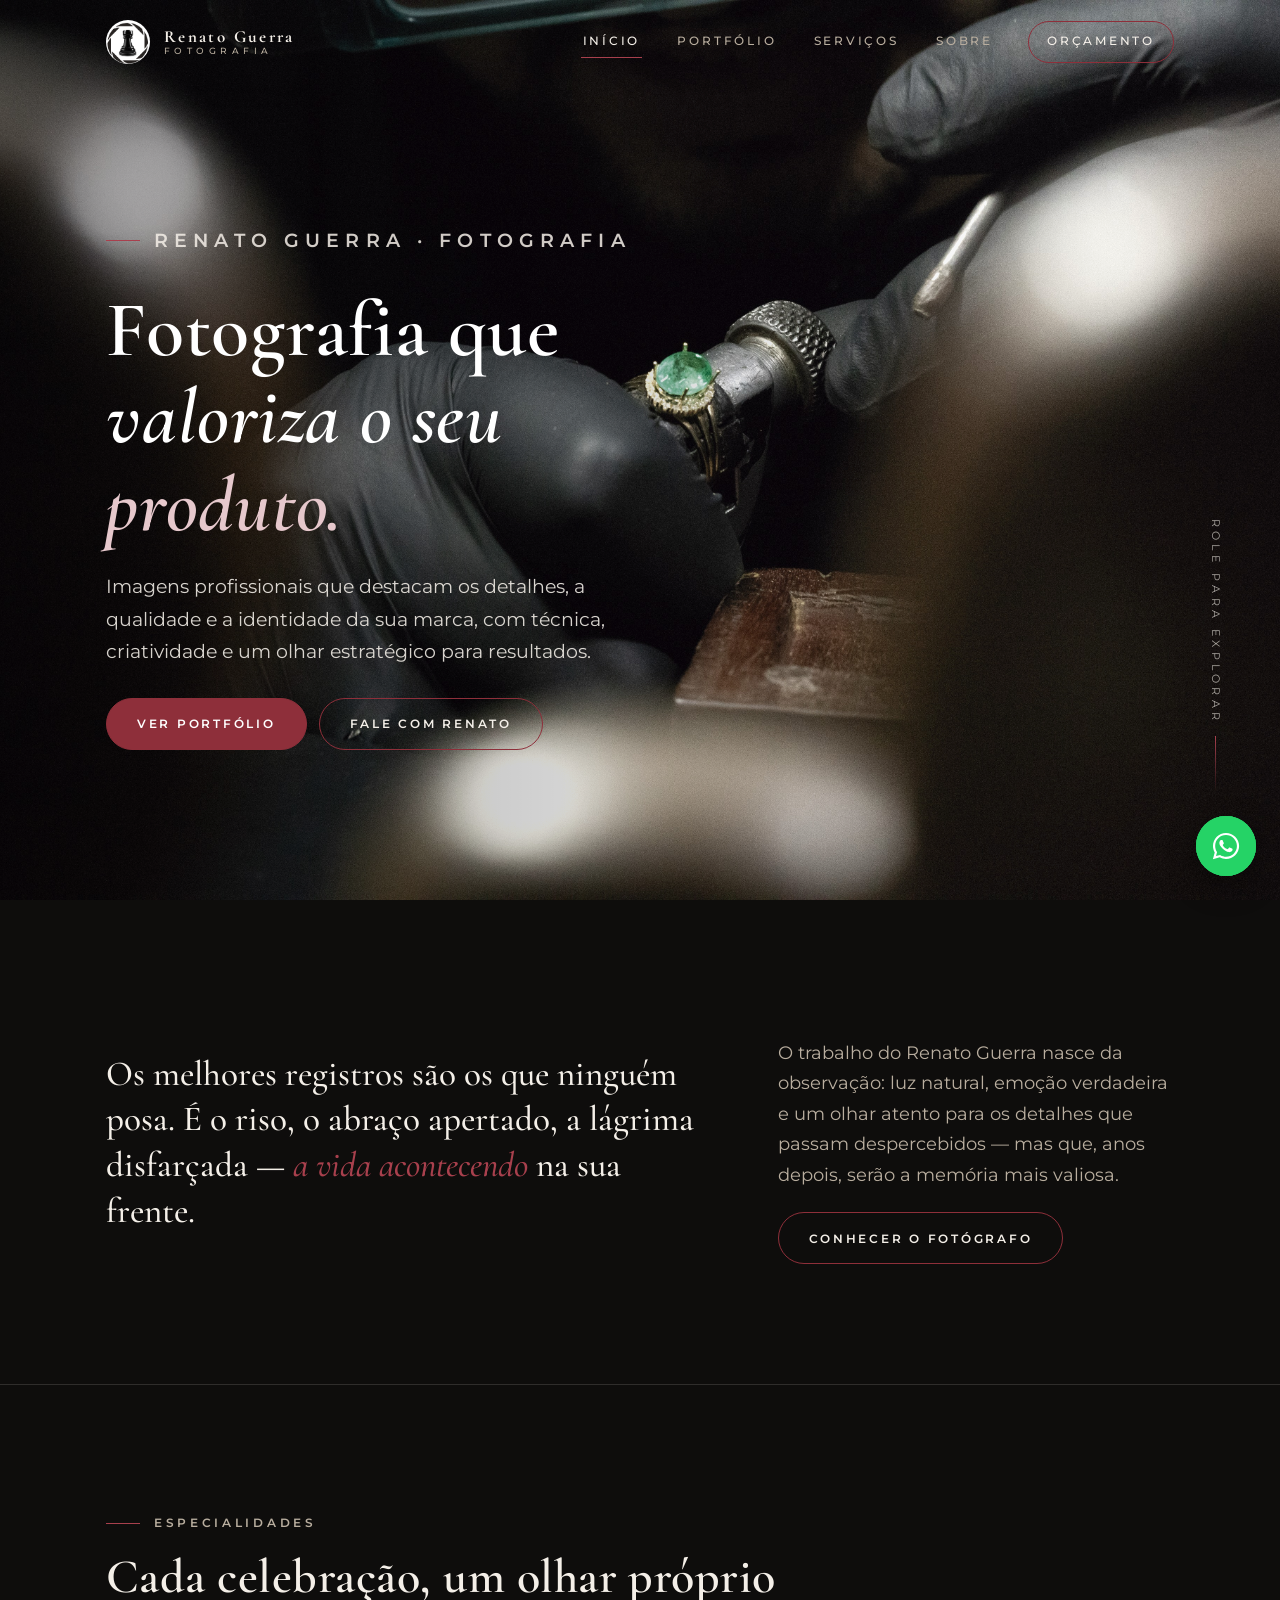
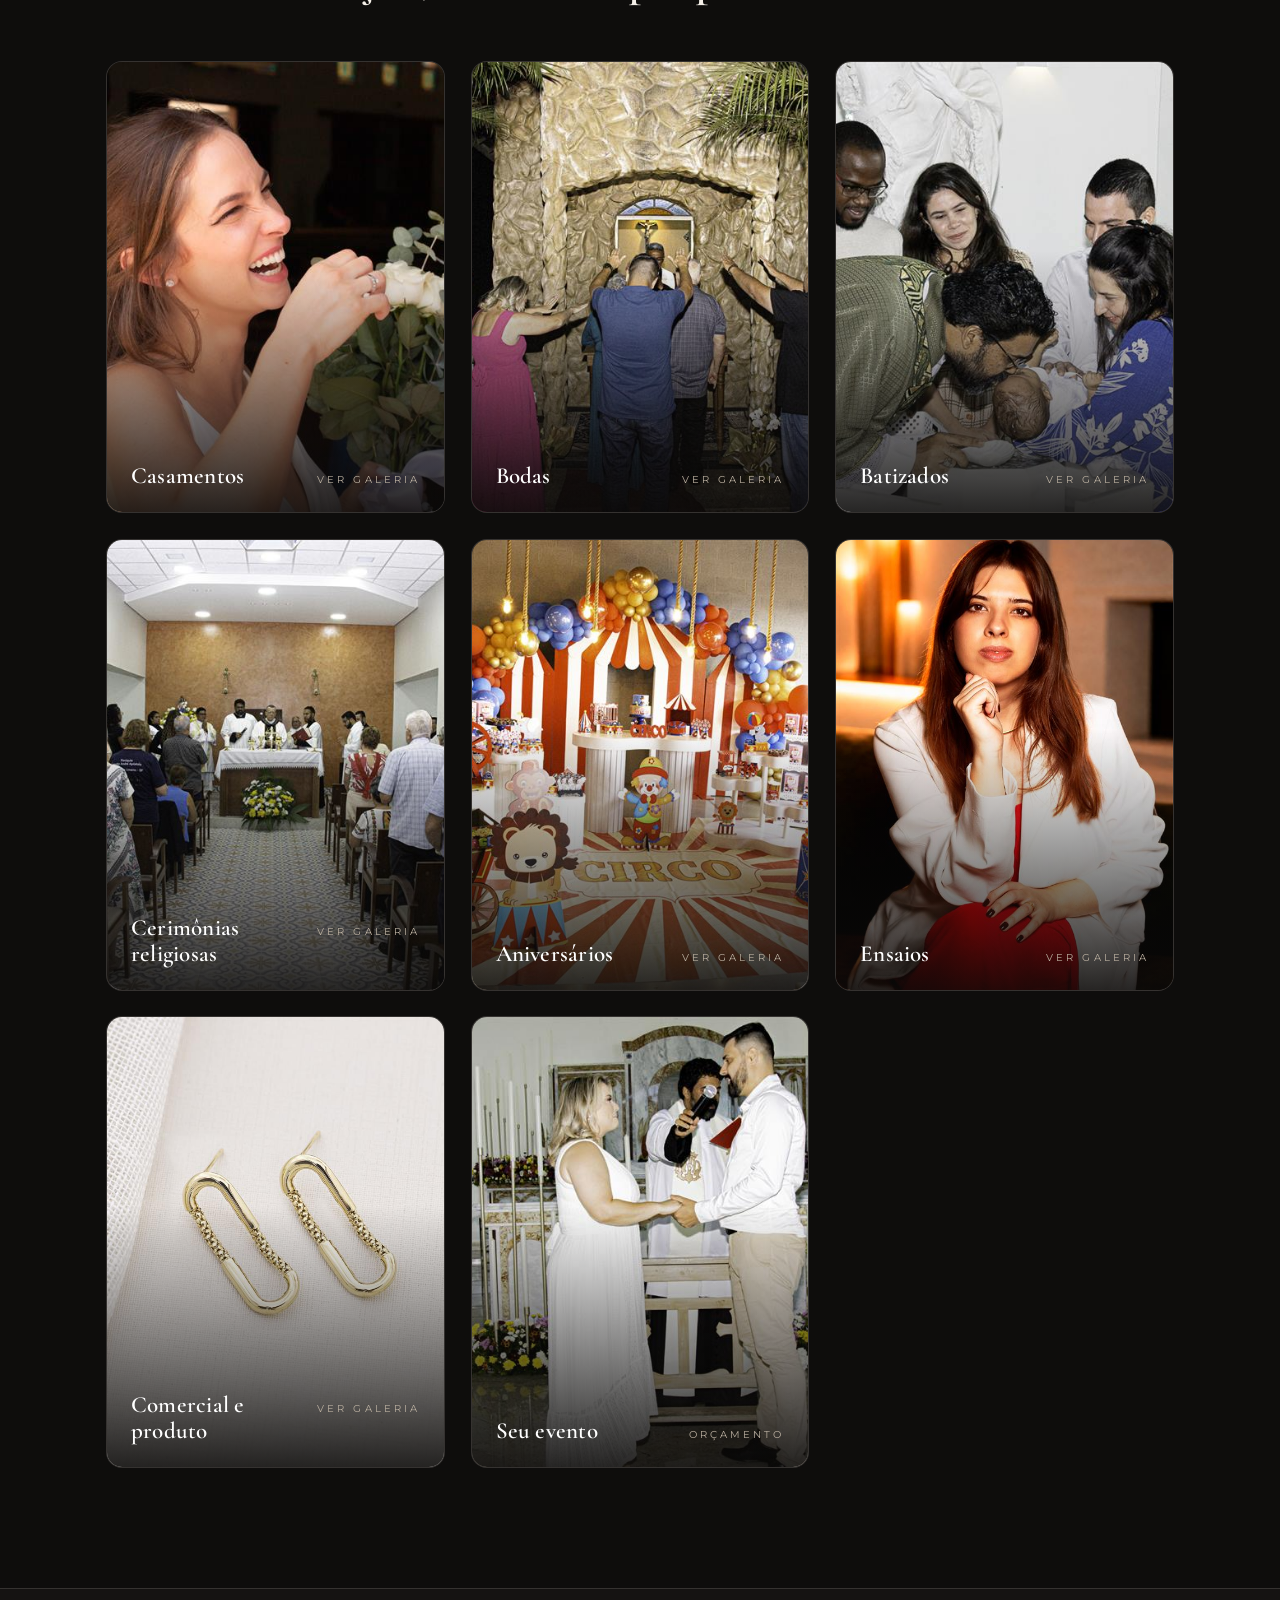
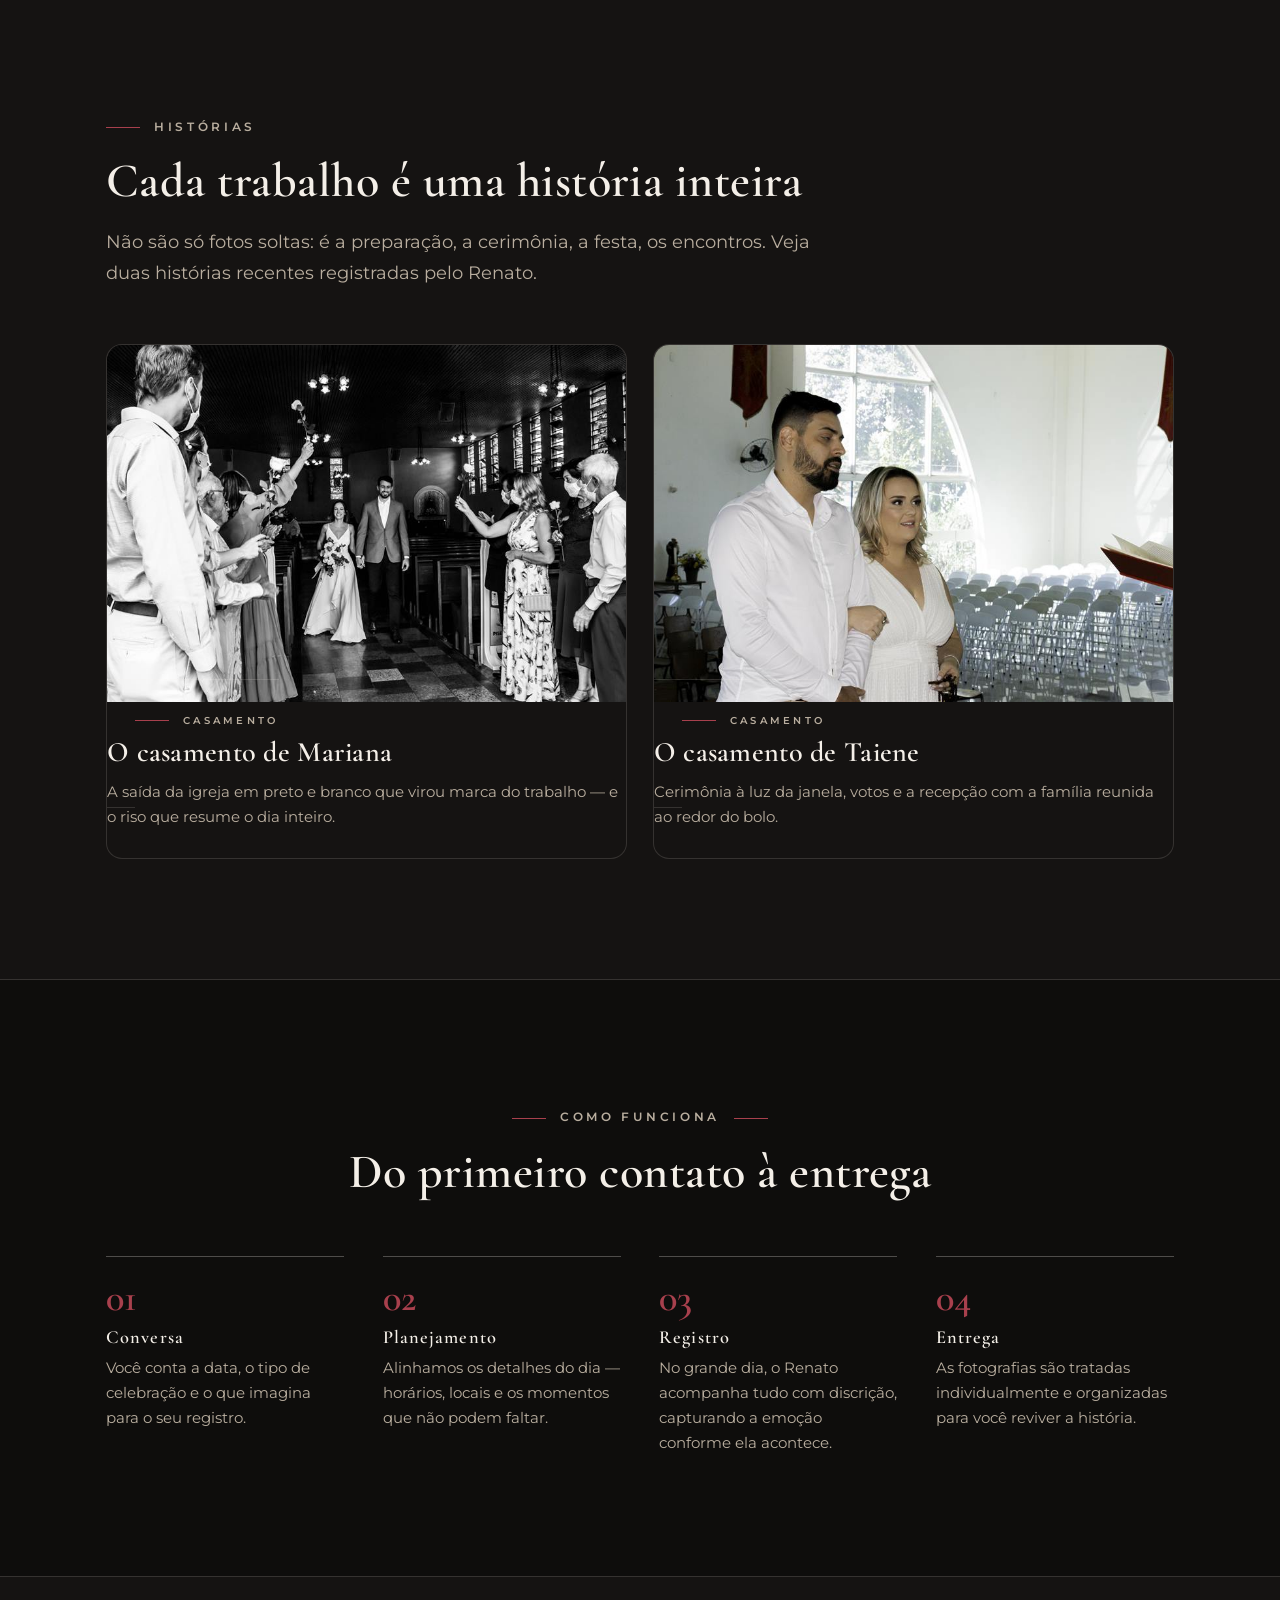
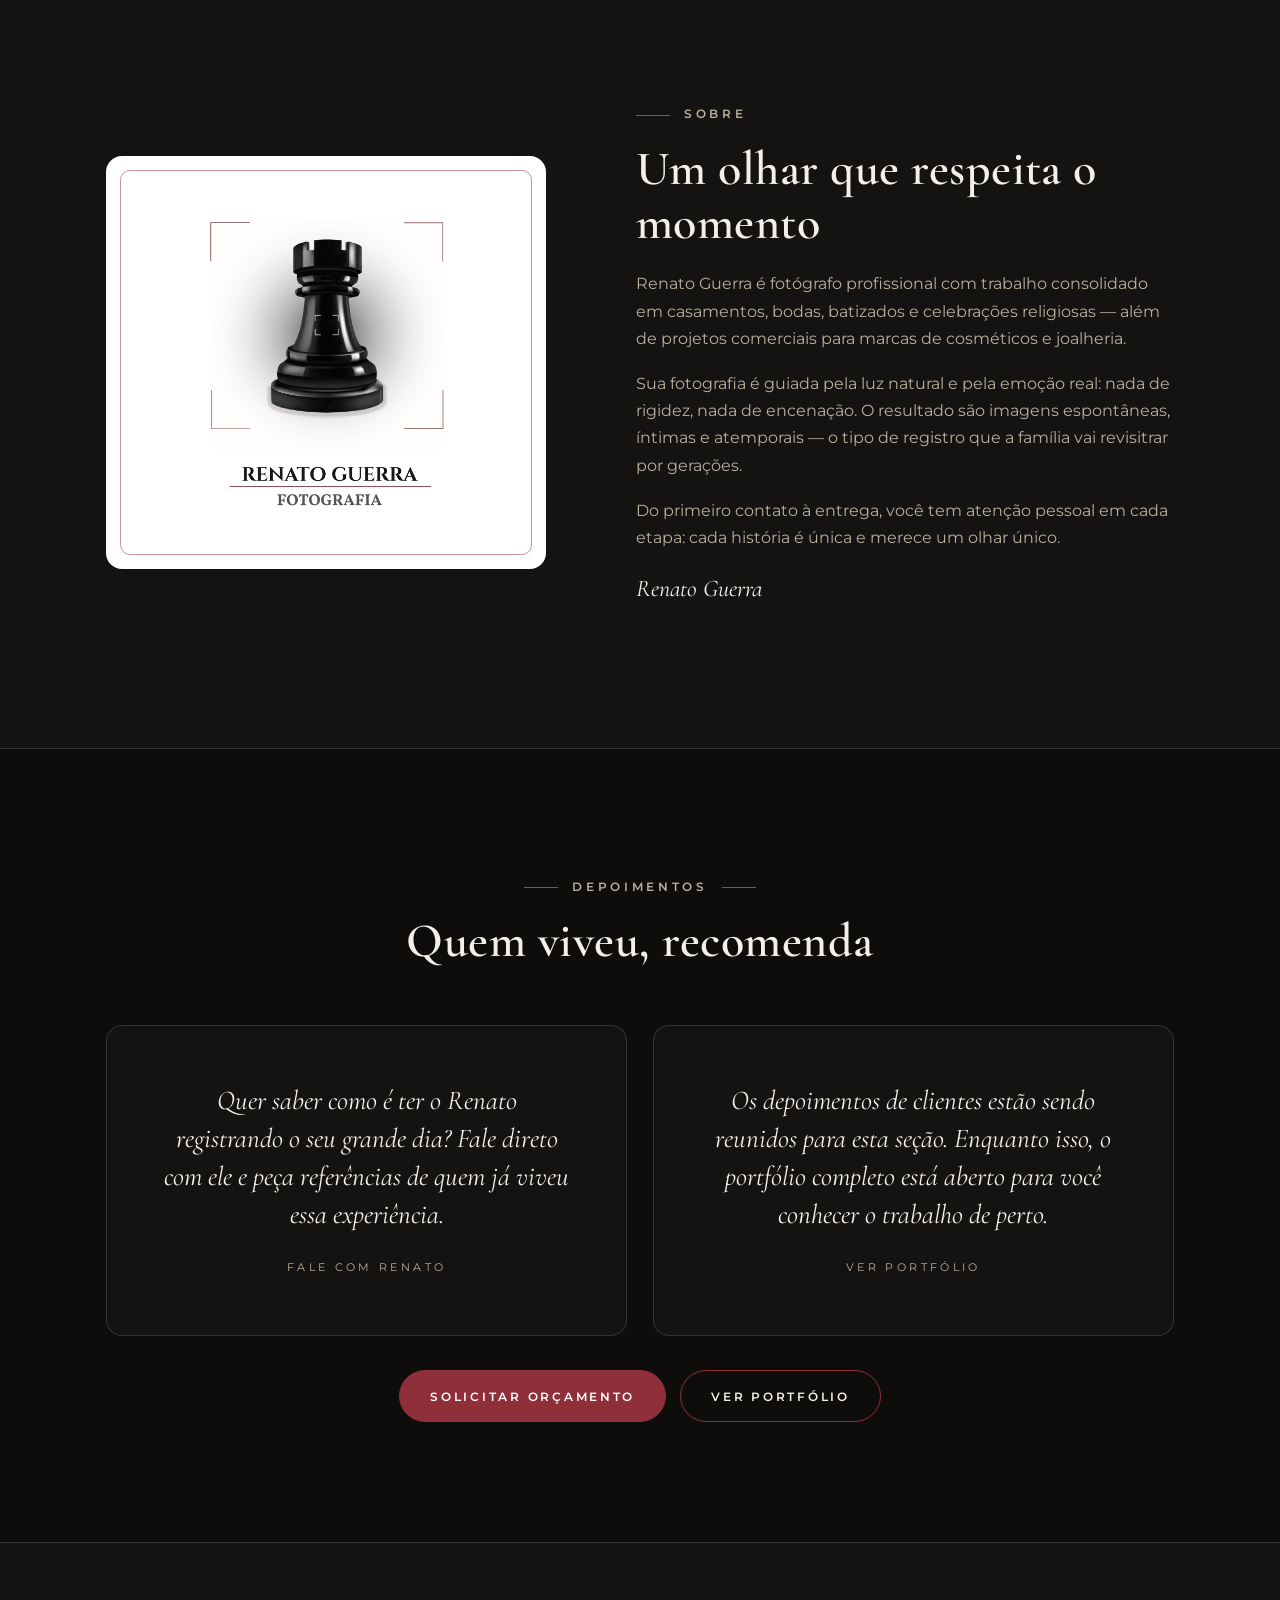
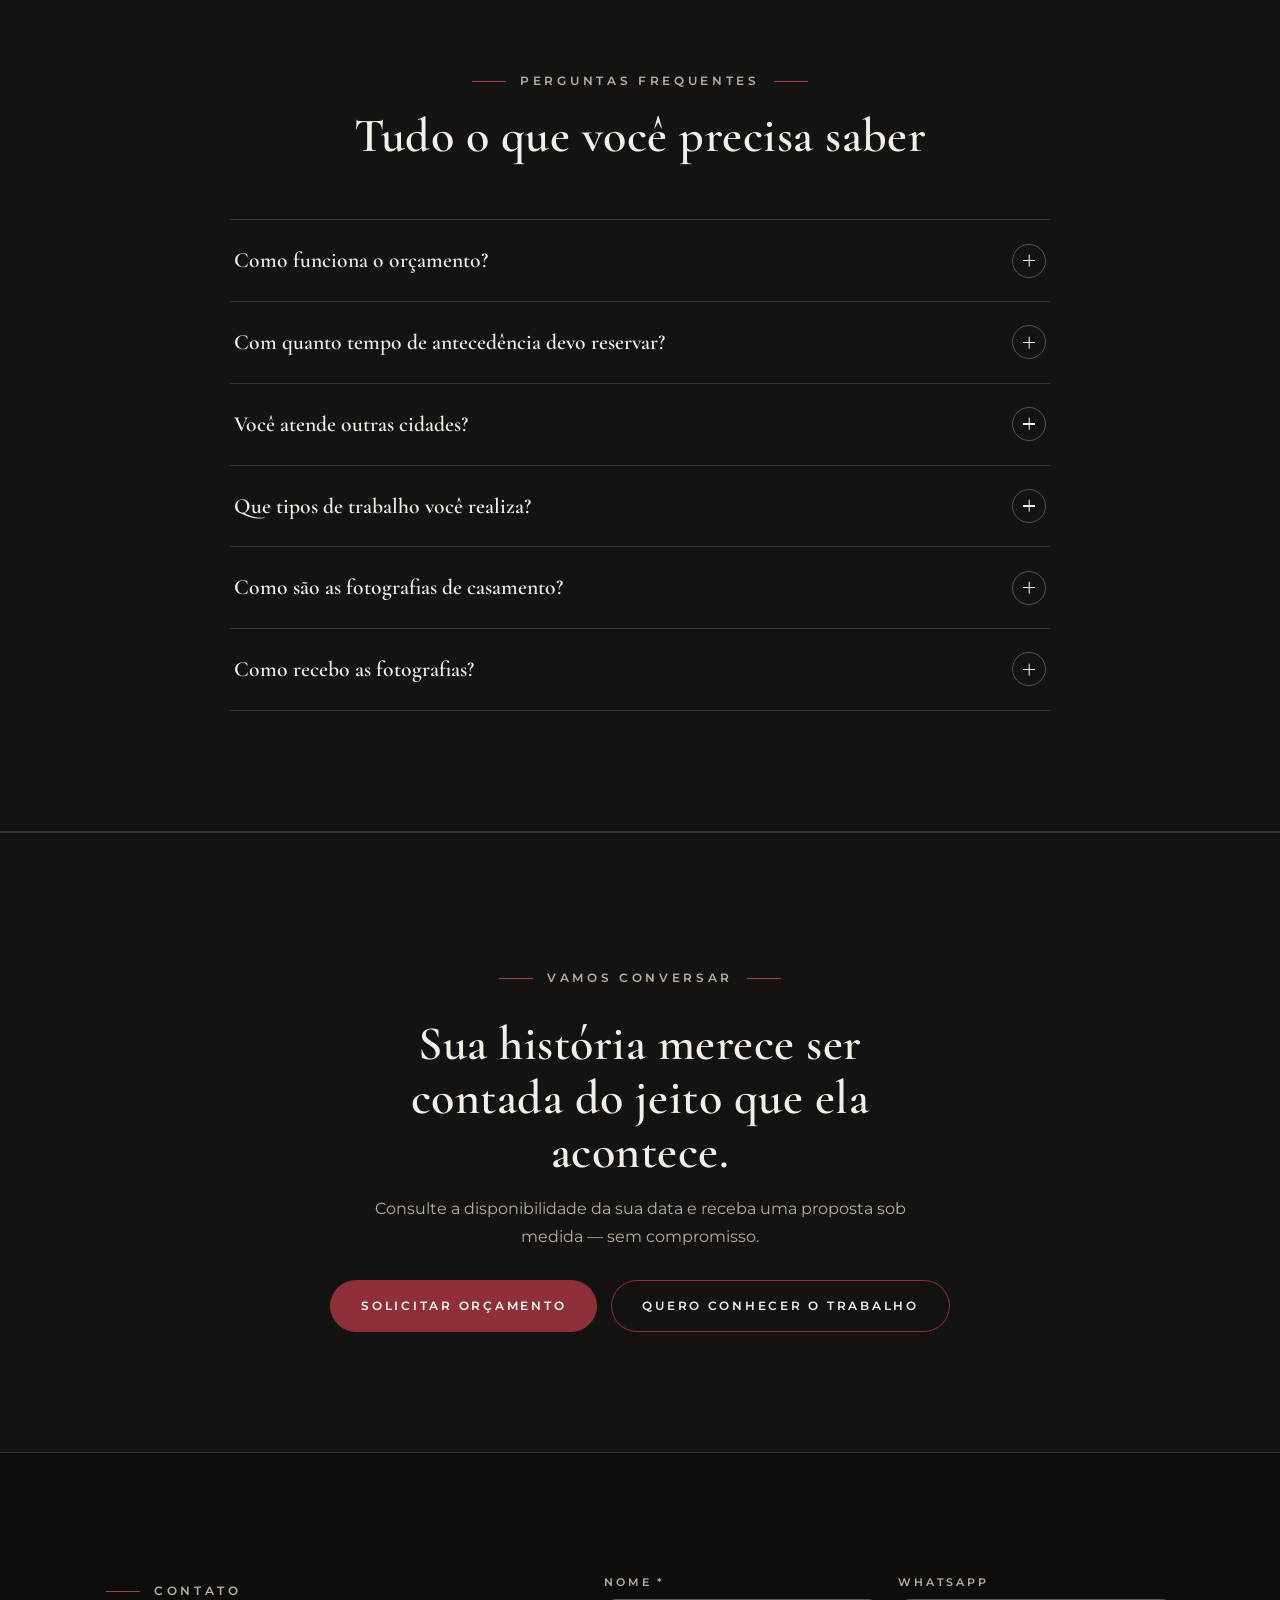
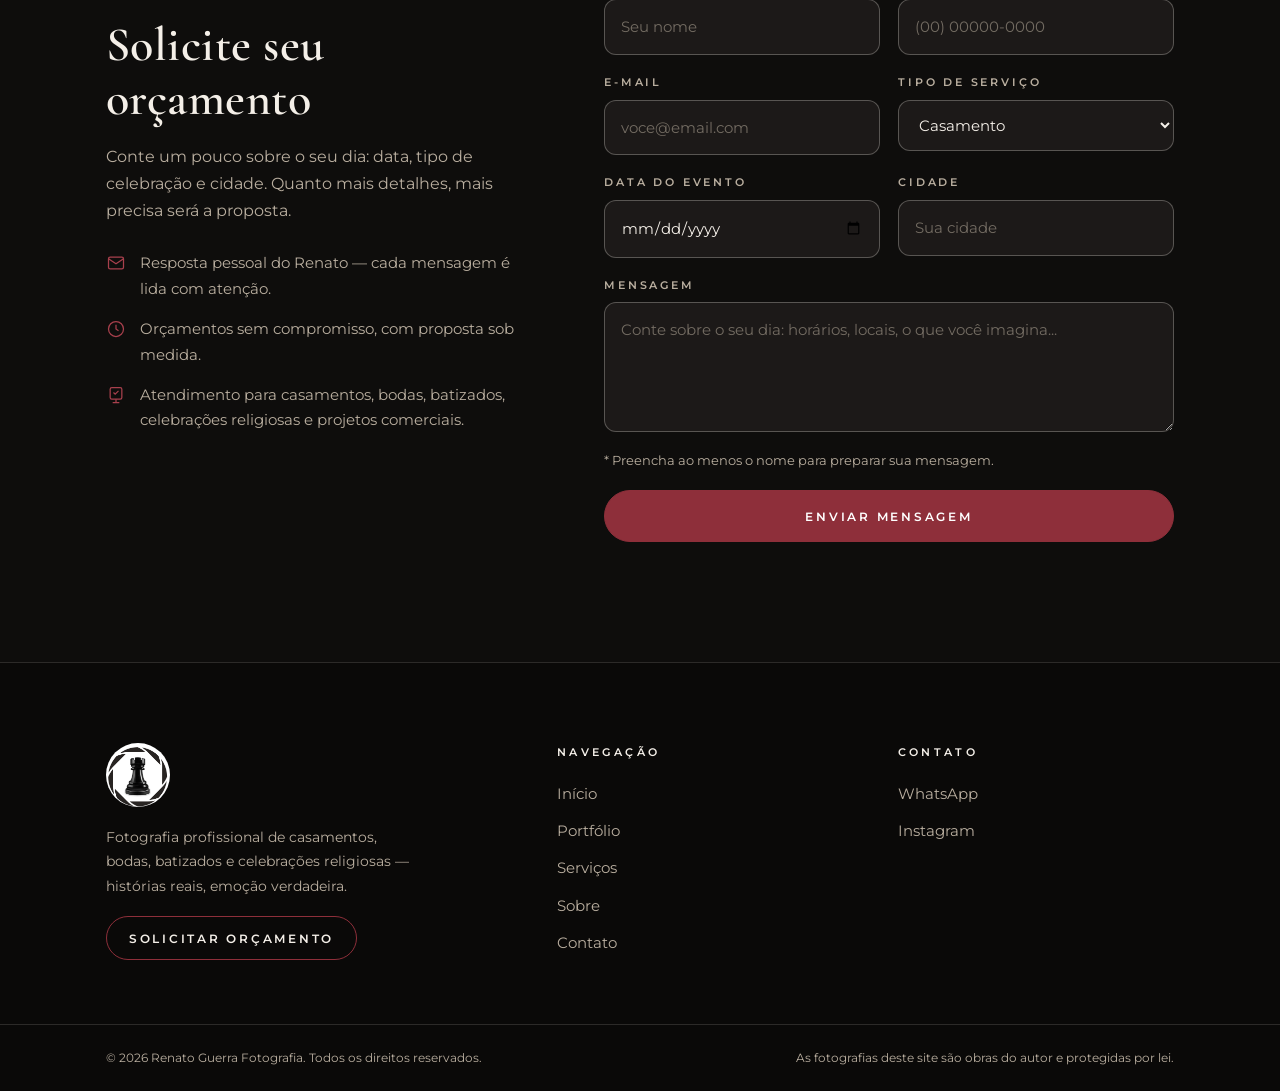
<file: index.html>
<!DOCTYPE html>
<html lang="pt-BR">
<head>
  <meta charset="UTF-8">
  <meta name="viewport" content="width=device-width, initial-scale=1.0">
  <title>Renato Guerra Fotografia | Casamentos, Bodas e Celebrações Religiosas</title>
  <meta name="description" content="Renato Guerra é fotógrafo profissional de casamentos, bodas, batizados e celebrações religiosas. Registros naturais e emocionais que guardam a história da sua família. Solicite orçamento.">
  <meta name="robots" content="index,follow">
  <meta name="theme-color" content="#0e0d0c">
  <link rel="canonical" href="https://renatoguerrafotografia.com.br/">
  <link rel="icon" type="image/png" href="img/brand/favicon-64.png" sizes="64x64">
  <link rel="icon" type="image/png" href="img/brand/favicon-256.png" sizes="256x256">
  <link rel="apple-touch-icon" href="img/brand/apple-touch-icon.png">

  <meta property="og:type" content="website">
  <meta property="og:locale" content="pt_BR">
  <meta property="og:site_name" content="Renato Guerra Fotografia">
  <meta property="og:title" content="Renato Guerra Fotografia | Casamentos, Bodas e Celebrações Religiosas">
  <meta property="og:description" content="Registros naturais e emocionais que guardam a história da sua família. Fotografia profissional de casamentos, bodas, batizados e celebrações religiosas.">
  <meta property="og:image" content="https://renatoguerrafotografia.com.br/img/renato-joalheiro-anel-hero.jpg">
  <meta name="twitter:card" content="summary_large_image">

  <link rel="preconnect" href="https://fonts.googleapis.com">
  <link rel="preconnect" href="https://fonts.gstatic.com" crossorigin>
  <link href="https://fonts.googleapis.com/css2?family=Cormorant+Garamond:ital,wght@0,500;0,600;0,700;1,500;1,600&family=Montserrat:wght@400;500;600&display=swap" rel="stylesheet">
  <link rel="preload" as="image" href="img/renato-joalheiro-anel-hero.jpg" fetchpriority="high">
  <link rel="stylesheet" href="css/style.css">

  <script type="application/ld+json">
  {
    "@context": "https://schema.org",
    "@type": "ProfessionalService",
    "name": "Renato Guerra Fotografia",
    "description": "Fotografia profissional de casamentos, bodas, batizados, celebrações religiosas e fotografia comercial de produtos.",
    "image": "img/brand/logo-full.png",
    "founder": { "@type": "Person", "name": "Renato Guerra", "jobTitle": "Fotógrafo" },
    "priceRange": "$$",
    "areaServed": "Brasil",
    "knowsAbout": ["Fotografia de casamento", "Fotografia de bodas", "Fotografia de batizado", "Fotografia comercial"]
  }
  </script>
</head>
<body>

<header class="site-header">
  <div class="header-inner">
    <a class="brand" href="index.html" aria-label="Renato Guerra Fotografia — página inicial">
      <img src="img/brand/logo-round.png" alt="Logo Renato Guerra Fotografia" width="44" height="44">
      <span class="brand-name">Renato Guerra<small>FOTOGRAFIA</small></span>
    </a>
    <button class="nav-toggle" aria-expanded="false" aria-controls="nav-principal" aria-label="Abrir menu">
      <span></span>
    </button>
    <nav class="nav" id="nav-principal" aria-label="Navegação principal">
      <a href="index.html" aria-current="page">Início</a>
      <a href="portfolio.html">Portfólio</a>
      <a href="#servicos">Serviços</a>
      <a href="#sobre">Sobre</a>
      <a href="#contato" class="nav-cta">Orçamento</a>
    </nav>
  </div>
</header>

<main>

  <!-- HERO -->
  <section class="hero" aria-label="Apresentação">
    <div class="hero-media">
      <img src="img/renato-joalheiro-anel-hero.jpg" alt="Close-up de uma aliança com esmeralda sendo trabalhada por um joalheiro" width="3840" height="2560" fetchpriority="high">
    </div>
    <div class="hero-inner">
      <p class="eyebrow">Renato Guerra · Fotografia</p>
      <h1>Fotografia que<br><em class="hero-subtitle">valoriza o seu</em><br><em class="hero-highlight">produto.</em></h1>
      <p>Imagens profissionais que destacam os detalhes, a qualidade e a identidade da sua marca, com técnica, criatividade e um olhar estratégico para resultados.</p>
      <div class="btn-row">
        <a class="btn btn--solid" href="portfolio.html?cat=comercial#galeria">Ver portfólio</a>
        <a class="btn btn--ghost" href="https://wa.me/5519998801410" data-wa data-wa-msg="Olá, Renato! Gostaria de saber mais sobre fotografia profissional de produtos para a minha marca.">Fale com Renato</a>
      </div>
    </div>
    <span class="hero-scroll" aria-hidden="true">Role para explorar</span>
  </section>

  <!-- MANIFESTO -->
  <section class="intro" aria-label="Manifesto">
    <div class="wrap intro-grid">
      <blockquote class="reveal">
        Os melhores registros são os que ninguém posa. É o riso, o abraço apertado, a lágrima disfarçada — <em>a vida acontecendo</em> na sua frente.
      </blockquote>
      <div class="reveal">
        <p class="lead">O trabalho do Renato Guerra nasce da observação: luz natural, emoção verdadeira e um olhar atento para os detalhes que passam despercebidos — mas que, anos depois, serão a memória mais valiosa.</p>
        <div class="btn-row" style="margin-top:22px">
          <a class="btn btn--ghost" href="#sobre">Conhecer o fotógrafo</a>
        </div>
      </div>
    </div>
  </section>

  <!-- ESPECIALIDADES -->
  <section id="servicos" aria-label="Especialidades">
    <div class="wrap">
      <div class="section-head reveal">
        <p class="eyebrow">Especialidades</p>
        <h2>Cada celebração, um olhar próprio</h2>
      </div>
      <div class="cats">
        <a class="cat reveal" href="portfolio.html?cat=casamentos#galeria" aria-label="Ver galeria de casamentos">
          <img src="img/casamento-mariana-09-t.jpg" alt="Noiva sorrindo com buquê de rosas brancas" loading="lazy" decoding="async" width="820" height="547">
          <span class="cat-label"><h3>Casamentos</h3><span>Ver galeria</span></span>
        </a>
        <a class="cat reveal" href="portfolio.html?cat=bodas#galeria" aria-label="Ver galeria de bodas">
          <img src="img/bodas-06-t.jpg" alt="Família reunida ao redor do bolo em celebração de bodas" loading="lazy" decoding="async" width="820" height="547">
          <span class="cat-label"><h3>Bodas</h3><span>Ver galeria</span></span>
        </a>
        <a class="cat reveal" href="portfolio.html?cat=batizados#galeria" aria-label="Ver galeria de batizados">
          <img src="img/batismo-06-t.jpg" alt="Bênção do celebrante durante batizado" loading="lazy" decoding="async" width="820" height="547">
          <span class="cat-label"><h3>Batizados</h3><span>Ver galeria</span></span>
        </a>
        <a class="cat reveal" href="portfolio.html?cat=religiosas#galeria" aria-label="Ver galeria de cerimônias religiosas">
          <img src="img/religiosa-01-t.jpg" alt="Celebração religiosa na nave da igreja" loading="lazy" decoding="async" width="820" height="547">
          <span class="cat-label"><h3>Cerimônias religiosas</h3><span>Ver galeria</span></span>
        </a>
        <a class="cat reveal" href="portfolio.html?cat=aniversarios#galeria" aria-label="Ver galeria de aniversários">
          <img src="img/aniversario-jb-01-t.jpg" alt="Mesa do bolo decorada com tema circo em festa infantil" loading="lazy" decoding="async" width="820" height="547">
          <span class="cat-label"><h3>Aniversários</h3><span>Ver galeria</span></span>
        </a>
        <a class="cat reveal" href="portfolio.html?cat=ensaios#galeria" aria-label="Ver galeria de ensaios">
          <img src="img/ensaio-luana-01-t.jpg" alt="Retrato feminino com luz quente e vestido vermelho" loading="lazy" decoding="async" width="820" height="547">
          <span class="cat-label"><h3>Ensaios</h3><span>Ver galeria</span></span>
        </a>
        <a class="cat reveal" href="portfolio.html?cat=comercial#galeria" aria-label="Ver galeria comercial e de produto">
          <img src="img/produto-artisana-01-t.jpg" alt="Fotografia de produto — colar de joalheria" loading="lazy" decoding="async" width="820" height="547">
          <span class="cat-label"><h3>Comercial e produto</h3><span>Ver galeria</span></span>
        </a>
        <a class="cat reveal" href="#contato" aria-label="Solicitar orçamento para seu evento">
          <img src="img/casamento-taiene-09-t.jpg" alt="Noivos durante cerimônia de casamento" loading="lazy" decoding="async" width="820" height="547">
          <span class="cat-label"><h3>Seu evento</h3><span>Orçamento</span></span>
        </a>
      </div>
      <p class="cats-hint" aria-hidden="true">Deslize para ver mais</p>
    </div>
  </section>

  <!-- HISTÓRIAS -->
  <section aria-label="Histórias recentes" style="background:var(--bg-2);border-block:1px solid var(--line)">
    <div class="wrap">
      <div class="section-head reveal">
        <p class="eyebrow">Histórias</p>
        <h2>Cada trabalho é uma história inteira</h2>
        <p class="lead">Não são só fotos soltas: é a preparação, a cerimônia, a festa, os encontros. Veja duas histórias recentes registradas pelo Renato.</p>
      </div>
      <div class="stories">
        <a class="story reveal" href="portfolio.html#galeria">
          <img src="img/casamento-mariana-04-t.jpg" alt="Saída da igreja em preto e branco — casamento de Mariana" loading="lazy" decoding="async" width="820" height="547">
          <span class="story-body">
            <span class="eyebrow">Casamento</span>
            <h3>O casamento de Mariana</h3>
            <p>A saída da igreja em preto e branco que virou marca do trabalho — e o riso que resume o dia inteiro.</p>
          </span>
        </a>
        <a class="story reveal" href="portfolio.html#galeria">
          <img src="img/casamento-taiene-01-t.jpg" alt="Cerimônia à luz da janela — casamento de Taiene" loading="lazy" decoding="async" width="820" height="547">
          <span class="story-body">
            <span class="eyebrow">Casamento</span>
            <h3>O casamento de Taiene</h3>
            <p>Cerimônia à luz da janela, votos e a recepção com a família reunida ao redor do bolo.</p>
          </span>
        </a>
      </div>
    </div>
  </section>

  <!-- PROCESSO -->
  <section aria-label="Como funciona">
    <div class="wrap">
      <div class="section-head section-head--center reveal">
        <p class="eyebrow eyebrow--center">Como funciona</p>
        <h2>Do primeiro contato à entrega</h2>
      </div>
      <div class="process">
        <div class="step reveal"><span class="step-num">01</span><h3>Conversa</h3><p>Você conta a data, o tipo de celebração e o que imagina para o seu registro.</p></div>
        <div class="step reveal"><span class="step-num">02</span><h3>Planejamento</h3><p>Alinhamos os detalhes do dia — horários, locais e os momentos que não podem faltar.</p></div>
        <div class="step reveal"><span class="step-num">03</span><h3>Registro</h3><p>No grande dia, o Renato acompanha tudo com discrição, capturando a emoção conforme ela acontece.</p></div>
        <div class="step reveal"><span class="step-num">04</span><h3>Entrega</h3><p>As fotografias são tratadas individualmente e organizadas para você reviver a história.</p></div>
      </div>
    </div>
  </section>

  <!-- SOBRE -->
  <section id="sobre" aria-label="Sobre Renato Guerra" style="background:var(--bg-2);border-block:1px solid var(--line)">
    <div class="wrap about-grid">
      <div class="about-mark reveal">
        <img src="img/brand/logo-full.png" alt="Logo Renato Guerra Fotografia — torre de xadrez com marcas de visor fotográfico" loading="lazy" decoding="async" width="938" height="1200">
      </div>
      <div class="about-text reveal">
        <p class="eyebrow">Sobre</p>
        <h2>Um olhar que respeita o momento</h2>
        <p>Renato Guerra é fotógrafo profissional com trabalho consolidado em casamentos, bodas, batizados e celebrações religiosas — além de projetos comerciais para marcas de cosméticos e joalheria.</p>
        <p>Sua fotografia é guiada pela luz natural e pela emoção real: nada de rigidez, nada de encenação. O resultado são imagens espontâneas, íntimas e atemporais — o tipo de registro que a família vai revisitrar por gerações.</p>
        <p>Do primeiro contato à entrega, você tem atenção pessoal em cada etapa: cada história é única e merece um olhar único.</p>
        <p class="sign">Renato Guerra</p>
      </div>
    </div>
  </section>

  <!-- DEPOIMENTOS -->
  <section aria-label="Depoimentos">
    <div class="wrap">
      <div class="section-head section-head--center reveal">
        <p class="eyebrow eyebrow--center">Depoimentos</p>
        <h2>Quem viveu, recomenda</h2>
      </div>
      <div class="testi-row">
        <a class="testi reveal" href="#contato" data-wa data-wa-msg="Olá, Renato! Conheci seu trabalho pelo site e gostaria de conversar sobre fotografia.">
          <blockquote>Quer saber como é ter o Renato registrando o seu grande dia? Fale direto com ele e peça referências de quem já viveu essa experiência.</blockquote>
          <cite>Fale com Renato</cite>
        </a>
        <a class="testi reveal" href="portfolio.html">
          <blockquote>Os depoimentos de clientes estão sendo reunidos para esta seção. Enquanto isso, o portfólio completo está aberto para você conhecer o trabalho de perto.</blockquote>
          <cite>Ver portfólio</cite>
        </a>
      </div>
      <div class="btn-row" style="justify-content:center;margin-top:34px">
        <a class="btn btn--solid" href="#contato" data-wa data-wa-msg="Olá, Renato! Gostaria de solicitar um orçamento para fotografia.">Solicitar orçamento</a>
        <a class="btn btn--ghost" href="portfolio.html">Ver portfólio</a>
      </div>
    </div>
  </section>

  <!-- FAQ -->
  <section aria-label="Perguntas frequentes" style="background:var(--bg-2);border-block:1px solid var(--line)">
    <div class="wrap">
      <div class="section-head section-head--center reveal">
        <p class="eyebrow eyebrow--center">Perguntas frequentes</p>
        <h2>Tudo o que você precisa saber</h2>
      </div>
      <div class="faq reveal">
        <details>
          <summary>Como funciona o orçamento? <span class="fx" aria-hidden="true"></span></summary>
          <p>Cada trabalho é único. Pelo formulário ou pelo WhatsApp, você conta a data, o tipo de celebração e o que imagina — e recebe uma proposta sob medida para o seu dia.</p>
        </details>
        <details>
          <summary>Com quanto tempo de antecedência devo reservar? <span class="fx" aria-hidden="true"></span></summary>
          <p>Quanto antes, melhor — especialmente para casamentos em datas concorridas, quando a agenda preenche com meses de antecedência. Consulte a disponibilidade da sua data sem compromisso.</p>
        </details>
        <details>
          <summary>Você atende outras cidades? <span class="fx" aria-hidden="true"></span></summary>
          <p>Sim — atendimentos fora da cidade de origem podem ser combinados diretamente na conversa do orçamento, de acordo com a logística do seu evento.</p>
        </details>
        <details>
          <summary>Que tipos de trabalho você realiza? <span class="fx" aria-hidden="true"></span></summary>
          <p>Casamentos, bodas, batizados e celebrações religiosas, além de fotografia comercial e de produto para marcas. Cada categoria tem seu próprio olhar e abordagem.</p>
        </details>
        <details>
          <summary>Como são as fotografias de casamento? <span class="fx" aria-hidden="true"></span></summary>
          <p>O registro é documental e discreto: a cerimônia, os convidados, os detalhes e as emoções são capturados conforme acontecem, com luz natural — sem interromper o seu dia.</p>
        </details>
        <details>
          <summary>Como recebo as fotografias? <span class="fx" aria-hidden="true"></span></summary>
          <p>As fotografias passam por tratamento individual e são organizadas para você reviver cada momento. Os detalhes de entrega e formatos são combinados no momento da contratação.</p>
        </details>
      </div>
    </div>
  </section>

  <!-- CTA FINAL -->
  <section class="cta-band" aria-label="Contato">
    <div class="wrap reveal">
      <p class="eyebrow eyebrow--center" style="justify-content:center">Vamos conversar</p>
      <h2>Sua história merece ser contada do jeito que ela acontece.</h2>
      <p>Consulte a disponibilidade da sua data e receba uma proposta sob medida — sem compromisso.</p>
      <div class="btn-row">
        <a class="btn btn--solid" href="#contato">Solicitar orçamento</a>
        <a class="btn btn--ghost" href="portfolio.html">Quero conhecer o trabalho</a>
      </div>
    </div>
  </section>

  <!-- CONTATO -->
  <section id="contato" aria-label="Contato e orçamento">
    <div class="wrap contact-grid">
      <div class="contact-side reveal">
        <p class="eyebrow">Contato</p>
        <h2>Solicite seu orçamento</h2>
        <p>Conte um pouco sobre o seu dia: data, tipo de celebração e cidade. Quanto mais detalhes, mais precisa será a proposta.</p>
        <ul class="contact-list">
          <li>
            <svg viewBox="0 0 24 24" aria-hidden="true"><rect x="3" y="5" width="18" height="14" rx="2"/><path d="m3 7 9 6 9-6"/></svg>
            <span>Resposta pessoal do Renato — cada mensagem é lida com atenção.</span>
          </li>
          <li>
            <svg viewBox="0 0 24 24" aria-hidden="true"><circle cx="12" cy="12" r="9"/><path d="M12 7v5l3 2"/></svg>
            <span>Orçamentos sem compromisso, com proposta sob medida.</span>
          </li>
          <li>
            <svg viewBox="0 0 24 24" aria-hidden="true"><path d="M8 21h8M12 17v4"/><rect x="5" y="3" width="14" height="14" rx="2"/><path d="m9 9 2 2 4-4"/></svg>
            <span>Atendimento para casamentos, bodas, batizados, celebrações religiosas e projetos comerciais.</span>
          </li>
        </ul>
      </div>
      <form class="form reveal" id="form-orcamento" novalidate>
        <div class="field">
          <label for="f-nome">Nome *</label>
          <input type="text" id="f-nome" name="nome" required autocomplete="name" placeholder="Seu nome">
        </div>
        <div class="field">
          <label for="f-whatsapp">WhatsApp</label>
          <input type="tel" id="f-whatsapp" name="whatsapp" autocomplete="tel" placeholder="(00) 00000-0000">
        </div>
        <div class="field">
          <label for="f-email">E-mail</label>
          <input type="email" id="f-email" name="email" autocomplete="email" placeholder="voce@email.com">
        </div>
        <div class="field">
          <label for="f-tipo">Tipo de serviço</label>
          <select id="f-tipo" name="tipo">
            <option value="Casamento">Casamento</option>
            <option value="Bodas">Bodas</option>
            <option value="Batizado">Batizado</option>
            <option value="Celebração religiosa">Celebração religiosa</option>
            <option value="Comercial / produto">Comercial / produto</option>
            <option value="Outro">Outro</option>
          </select>
        </div>
        <div class="field">
          <label for="f-data">Data do evento</label>
          <input type="date" id="f-data" name="data">
        </div>
        <div class="field">
          <label for="f-cidade">Cidade</label>
          <input type="text" id="f-cidade" name="cidade" autocomplete="address-level2" placeholder="Sua cidade">
        </div>
        <div class="field field--full">
          <label for="f-msg">Mensagem</label>
          <textarea id="f-msg" name="mensagem" placeholder="Conte sobre o seu dia: horários, locais, o que você imagina..."></textarea>
        </div>
        <p class="form-note">* Preencha ao menos o nome para preparar sua mensagem.</p>
        <div class="form-success" role="status" aria-live="polite">
          <strong class="js-ok-title">Mensagem preparada.</strong>
          <p class="js-ok-text">Sua mensagem foi gerada para envio.</p>
          <textarea class="js-ok-copy" style="display:none;width:100%;margin-top:12px;min-height:120px;background:var(--bg-3);border:1px solid var(--line-strong);color:var(--text);font:inherit;font-size:.88rem" readonly></textarea>
        </div>
        <div class="field field--full" style="gap:0">
          <button type="submit" class="btn btn--solid">Enviar mensagem</button>
        </div>
      </form>
    </div>
  </section>

</main>

<a class="wa-float" data-wa href="#contato" aria-label="Conversar com Renato Guerra pelo WhatsApp">
  <span class="wa-tip" aria-hidden="true">Fale com Renato</span>
  <svg viewBox="0 0 448 512" aria-hidden="true"><path d="M380.9 97.1C339 55.1 283.2 32 223.9 32c-122.4 0-222 99.6-222 222 0 39.1 10.2 77.3 29.6 111L0 480l117.7-30.9c32.4 17.7 68.9 27 106.1 27h.1c122.3 0 224.1-99.6 224.1-222 0-59.3-25.2-115-67.1-157zm-157 341.6c-33.2 0-65.7-8.9-94-25.7l-6.7-4-69.8 18.3L72 359.2l-4.4-7c-18.5-29.4-28.2-63.3-28.2-98.2 0-101.7 82.8-184.5 184.6-184.5 49.3 0 95.6 19.2 130.4 54.1 34.8 34.9 56.2 81.2 56.1 130.5 0 101.8-84.9 184.6-186.6 184.6zm101.2-138.2c-5.5-2.8-32.8-16.2-37.9-18-5.1-1.9-8.8-2.8-12.5 2.8-3.7 5.6-14.3 18-17.6 21.8-3.2 3.7-6.5 4.2-12 1.4-32.6-16.3-54-29.1-75.5-66-5.7-9.8 5.7-9.1 16.3-30.3 1.8-3.7.9-6.9-.5-9.7-1.4-2.8-12.5-30.1-17.1-41.2-4.5-10.8-9.1-9.3-12.5-9.5-3.2-.2-6.9-.2-10.6-.2-3.7 0-9.7 1.4-14.8 6.9-5.1 5.6-19.4 19-19.4 46.3 0 27.3 19.9 53.7 22.6 57.4 2.8 3.7 39.1 59.7 94.8 83.8 35.2 15.2 49 16.5 66.6 13.9 10.7-1.6 32.8-13.4 37.4-26.4 4.6-13 4.6-24.1 3.2-26.4-1.3-2.5-5-3.9-10.5-6.6z"/></svg>
</a>

<footer class="site-footer">
  <div class="wrap footer-grid">
    <div class="footer-brand">
      <img src="img/brand/logo-round.png" alt="Logo Renato Guerra Fotografia" loading="lazy" width="64" height="64">
      <p>Fotografia profissional de casamentos, bodas, batizados e celebrações religiosas — histórias reais, emoção verdadeira.</p>
      <div class="btn-row">
        <a class="btn btn--ghost" style="min-height:44px;padding:10px 22px" href="#contato">Solicitar orçamento</a>
      </div>
    </div>
    <div>
      <h4>Navegação</h4>
      <ul class="footer-links">
        <li><a href="index.html">Início</a></li>
        <li><a href="portfolio.html">Portfólio</a></li>
        <li><a href="#servicos">Serviços</a></li>
        <li><a href="#sobre">Sobre</a></li>
        <li><a href="#contato">Contato</a></li>
      </ul>
    </div>
    <div>
      <h4>Contato</h4>
      <ul class="footer-links">
        <li><a data-wa href="#contato">WhatsApp</a></li>
        <li><a data-ig href="https://www.instagram.com/guerra.renatofotografia/" style="display:none">Instagram</a></li>
        <li><a data-email href="#" style="display:none">E-mail</a></li>
      </ul>
    </div>
  </div>
  <div class="footer-bottom">
    <div class="wrap">
      <span>© <span id="ano">2026</span> Renato Guerra Fotografia. Todos os direitos reservados.</span>
      <span>As fotografias deste site são obras do autor e protegidas por lei.</span>
    </div>
  </div>
</footer>

<!-- Rodapé da agência -->
<div id="agencia-footer"></div>
<script src="https://rodape.agenciafenixads.com.br/embed/footer.js" async data-footer-id="default" data-target="#agencia-footer" data-agf="1"></script>

<script src="js/galeria.js" defer></script>
<script src="js/main.js" defer></script>
</body>
</html>
</file>
<file: css/style.css>
/* =========================================================
   RENATO GUERRA FOTOGRAFIA — Design System
   Identidade: preto profundo, branco quente, vinho da logo
   ========================================================= */

:root{
  --bg:#0e0d0c;
  --bg-2:#151312;
  --bg-3:#1c1918;
  --text:#f4efe8;
  --muted:#b9ae9f;
  --accent:#8e2f3a;
  --accent-2:#a8404d;
  --line:rgba(244,239,232,.14);
  --line-strong:rgba(244,239,232,.28);
  --serif:'Cormorant Garamond',Georgia,serif;
  --sans:'Montserrat',system-ui,-apple-system,Segoe UI,Arial,sans-serif;
  --maxw:1180px;
  --pad:clamp(20px,5vw,56px);
  --radius:16px;
  --radius-sm:12px;
  --ease:cubic-bezier(.22,.61,.36,1);
}

*,*::before,*::after{box-sizing:border-box}
html{scroll-behavior:smooth;-webkit-text-size-adjust:100%}
body{
  margin:0;background:var(--bg);color:var(--text);
  font-family:var(--sans);font-size:16px;line-height:1.7;
  -webkit-font-smoothing:antialiased;overflow-x:hidden;
}
img{max-width:100%;display:block;height:auto}
a{color:inherit;text-decoration:none}
button{font-family:inherit}

::selection{background:var(--accent);color:#fff}

/* Tipografia */
h1,h2,h3{font-family:var(--serif);font-weight:600;line-height:1.12;margin:0;letter-spacing:.01em}
.eyebrow{
  font-family:var(--sans);font-size:.72rem;font-weight:600;
  letter-spacing:.32em;text-transform:uppercase;color:var(--muted);
  display:inline-flex;align-items:center;gap:14px;margin:0 0 18px;
}
.eyebrow::before{content:"";width:34px;height:1px;background:var(--accent-2)}
.eyebrow--center::after{content:"";width:34px;height:1px;background:var(--accent-2)}
h2{font-size:clamp(1.9rem,4.2vw,3rem)}
.lead{color:var(--muted);font-size:clamp(1rem,1.4vw,1.13rem);max-width:62ch}

/* Layout */
.wrap{max-width:var(--maxw);margin:0 auto;padding:0 var(--pad)}
section{padding:clamp(64px,10vw,120px) 0}
.section-head{max-width:720px;margin-bottom:clamp(32px,5vw,56px)}
.section-head--center{margin-inline:auto;text-align:center}
.section-head--center .lead{margin-inline:auto}

/* Botões */
.btn{
  display:inline-flex;align-items:center;justify-content:center;gap:10px;
  min-height:52px;padding:14px 30px;border:1px solid var(--accent);
  font-size:.78rem;font-weight:600;letter-spacing:.22em;text-transform:uppercase;
  cursor:pointer;border-radius:999px;transition:background .3s var(--ease),color .3s var(--ease),border-color .3s var(--ease);
  background:transparent;color:var(--text);
}
.btn--solid{background:var(--accent);color:#fff}
.btn--solid:hover{background:var(--accent-2);border-color:var(--accent-2)}
.btn--ghost:hover{background:rgba(142,47,58,.16)}
.btn:focus-visible,a:focus-visible,button:focus-visible,input:focus-visible,select:focus-visible,textarea:focus-visible,[tabindex]:focus-visible{
  outline:2px solid var(--accent-2);outline-offset:3px
}
.btn-row{display:flex;flex-wrap:wrap;gap:14px}

/* Header */
.site-header{
  position:fixed;inset:0 0 auto;z-index:60;
  transition:background .35s var(--ease),box-shadow .35s var(--ease),border-color .35s;
  border-bottom:1px solid transparent;
}
.site-header.is-solid{background:rgba(14,13,12,.94);backdrop-filter:blur(10px);border-bottom-color:var(--line)}
.header-inner{
  max-width:var(--maxw);margin:0 auto;padding:14px var(--pad);
  display:flex;align-items:center;justify-content:space-between;gap:20px;
}
.brand{display:flex;align-items:center;gap:14px;min-height:56px}
.brand img{width:44px;height:44px;border-radius:50%;background:#fff;object-fit:cover}
.brand-name{font-family:var(--serif);font-size:1.06rem;font-weight:700;letter-spacing:.14em;line-height:1.1;white-space:nowrap}
.brand-name small{display:block;font-family:var(--sans);font-size:.56rem;font-weight:500;letter-spacing:.5em;color:var(--muted)}
.nav{display:flex;align-items:center;gap:clamp(18px,2.6vw,36px)}
.nav a{
  font-size:.72rem;font-weight:500;letter-spacing:.24em;text-transform:uppercase;
  color:var(--muted);padding:8px 2px;position:relative;transition:color .25s
}
.nav a::after{
  content:"";position:absolute;left:0;bottom:2px;height:1px;width:100%;
  background:var(--accent-2);transform:scaleX(0);transform-origin:left;
  transition:transform .3s var(--ease)
}
.nav a:hover,.nav a[aria-current="page"]{color:var(--text)}
.nav a:hover::after,.nav a[aria-current="page"]::after{transform:scaleX(1)}
.nav-cta{border:1px solid var(--accent);padding:10px 18px !important;color:var(--text) !important;border-radius:999px}
.nav-cta:hover{background:var(--accent)}
.nav-cta::after{display:none}
.nav-toggle{
  display:none;width:48px;height:48px;border:1px solid var(--line-strong);
  background:rgba(14,13,12,.5);cursor:pointer;position:relative;border-radius:50%
}
.nav-toggle span,.nav-toggle span::before,.nav-toggle span::after{
  content:"";position:absolute;left:14px;width:20px;height:1.6px;background:var(--text);transition:transform .3s var(--ease),opacity .3s
}
.nav-toggle span{top:23px}
.nav-toggle span::before{left:0;top:-6px}
.nav-toggle span::after{left:0;top:6px}
.nav-toggle[aria-expanded="true"] span{background:transparent}
.nav-toggle[aria-expanded="true"] span::before{transform:translateY(6px) rotate(45deg)}
.nav-toggle[aria-expanded="true"] span::after{transform:translateY(-6px) rotate(-45deg)}

@media (max-width:920px){
  .nav{
    position:fixed;inset:0;flex-direction:column;justify-content:center;
    background:rgba(10,9,8,.98);gap:8px;opacity:0;visibility:hidden;
    transition:opacity .3s var(--ease),visibility .3s
  }
  .nav.is-open{opacity:1;visibility:visible}
  .nav a{font-size:1rem;letter-spacing:.3em;padding:14px 20px}
  .nav-cta{margin-top:18px;padding:16px 34px !important}
  .nav-toggle{display:block;z-index:70}
}
@media (max-width:380px){.brand img{width:38px;height:38px}.brand-name{font-size:.95rem}}

/* Hero */
.hero{
  position:relative;min-height:100svh;display:flex;align-items:flex-end;
  padding:0 0 clamp(72px,17vh,150px);isolation:isolate
}
.hero-media{position:absolute;inset:0;z-index:-2;overflow:hidden}
.hero-media img{width:100%;height:100%;object-fit:cover;object-position:center top;filter:brightness(1.1)}
.hero::before{
  content:"";position:absolute;inset:0;z-index:-1;pointer-events:none;
  background:linear-gradient(90deg,rgba(0,0,0,.38) 0%,rgba(0,0,0,.18) 42%,rgba(0,0,0,.03) 75%,transparent 100%)
}
.hero-inner{position:relative;z-index:1;max-width:var(--maxw);margin:0 auto;padding:0 var(--pad);width:100%}
.hero .eyebrow{color:rgba(244,239,232,.85)}
.hero h1{font-size:clamp(2.5rem,7vw,4.9rem);max-width:14ch;color:#fff}
.hero h1 .hero-subtitle{font-style:italic;color:#fff}
.hero h1 .hero-highlight{font-style:italic;color:#e6c8cc}
.hero p{color:rgba(244,239,232,.88);max-width:42ch;margin:20px 0 30px;font-size:clamp(1rem,1.5vw,1.2rem)}
.hero .btn-row{gap:12px}
.hero-scroll{
  position:absolute;right:clamp(20px,5vw,56px);bottom:clamp(72px,12vh,140px);
  writing-mode:vertical-rl;font-size:.66rem;letter-spacing:.4em;text-transform:uppercase;
  color:rgba(244,239,232,.65);display:flex;align-items:center;gap:12px
}
.hero-scroll::after{content:"";width:1px;height:56px;background:linear-gradient(180deg,var(--accent-2),transparent)}
@media (max-width:720px){.hero-media img{object-position:42% center}.hero-scroll{display:none}.hero .btn{width:100%;max-width:340px}}

/* Faixa manifesto */
.intro{border-bottom:1px solid var(--line)}
.intro-grid{display:grid;grid-template-columns:1.2fr .8fr;gap:clamp(28px,6vw,80px);align-items:center}
.intro blockquote{
  font-family:var(--serif);font-size:clamp(1.5rem,3vw,2.2rem);line-height:1.3;margin:0;font-weight:500
}
.intro blockquote em{color:var(--accent-2);font-style:italic}
@media (max-width:820px){.intro-grid{grid-template-columns:1fr}}

/* Especialidades */
.cats{display:grid;grid-template-columns:repeat(3,1fr);gap:clamp(14px,2vw,26px)}
.cat{
  position:relative;display:block;overflow:hidden;background:var(--bg-2);
  aspect-ratio:3/4;border:1px solid var(--line);border-radius:var(--radius)
}
.cat img{width:100%;height:100%;object-fit:cover;transition:transform .8s var(--ease),filter .8s var(--ease)}
.cat::after{content:"";position:absolute;inset:0;background:linear-gradient(180deg,transparent 42%,rgba(10,9,8,.88) 100%)}
.cat:hover img{transform:scale(1.045)}
.cat-label{
  position:absolute;left:0;right:0;bottom:0;z-index:2;padding:22px 24px;
  display:flex;align-items:baseline;justify-content:space-between;gap:10px
}
.cat-label h3{font-size:clamp(1.2rem,1.8vw,1.5rem);color:#fff}
.cat-label span{font-size:.64rem;letter-spacing:.3em;text-transform:uppercase;color:var(--muted);white-space:nowrap}
@media (max-width:920px){
  .cats{display:grid;grid-auto-flow:column;grid-auto-columns:74%;grid-template-columns:none;
    overflow-x:auto;scroll-snap-type:x mandatory;gap:14px;
    margin-inline:calc(var(--pad)*-1);padding-inline:var(--pad);scrollbar-width:none}
  .cats::-webkit-scrollbar{display:none}
  .cat{scroll-snap-align:center;aspect-ratio:4/5}
  .cats-hint{display:block;margin-top:14px;font-size:.66rem;letter-spacing:.28em;text-transform:uppercase;color:var(--muted);text-align:center}
}
@media (min-width:921px){.cats-hint{display:none}}

/* Histórias */
.stories{display:grid;grid-template-columns:1fr 1fr;gap:clamp(14px,2vw,26px)}
.story{position:relative;display:block;overflow:hidden;border:1px solid var(--line);background:var(--bg-2);border-radius:var(--radius)}
.story img{aspect-ratio:16/11;width:100%;object-fit:cover;transition:transform .8s var(--ease)}
.story:hover img{transform:scale(1.04)}
.story-body{padding:26px 28px 30px;border-top:1px solid var(--line)}
.story-body .eyebrow{margin-bottom:8px;font-size:.64rem}
.story-body h3{font-size:clamp(1.35rem,2.2vw,1.8rem)}
.story-body p{color:var(--muted);margin:10px 0 0;font-size:.95rem}
@media (max-width:820px){.stories{grid-template-columns:1fr}}

/* Serviços */
.services{display:grid;gap:0;border-top:1px solid var(--line)}
.service{
  display:grid;grid-template-columns:minmax(0,1fr) 120px;gap:clamp(20px,4vw,56px);
  align-items:center;padding:clamp(26px,4vw,40px) 0;border-bottom:1px solid var(--line)
}
.service h3{font-size:clamp(1.3rem,2.2vw,1.75rem);margin-bottom:8px}
.service p{color:var(--muted);margin:0;max-width:58ch;font-size:.97rem}
.service-thumb{width:120px;aspect-ratio:1;object-fit:cover;border:1px solid var(--line);border-radius:var(--radius-sm)}
@media (max-width:640px){
  .service{grid-template-columns:88px 1fr;gap:16px}
  .service-thumb{width:88px}
}

/* Processo */
.process{display:grid;grid-template-columns:repeat(4,1fr);gap:clamp(18px,3vw,40px)}
.step{border-top:1px solid var(--line-strong);padding-top:22px}
.step-num{font-family:var(--serif);font-size:2.4rem;font-weight:600;color:var(--accent-2);line-height:1;display:block;margin-bottom:10px}
.step h3{font-size:1.15rem;margin-bottom:8px;letter-spacing:.06em}
.step p{color:var(--muted);font-size:.92rem;margin:0}
@media (max-width:920px){.process{grid-template-columns:1fr 1fr}}
@media (max-width:520px){.process{grid-template-columns:1fr}}

/* CTA banda */
.cta-band{background:var(--bg-2);border-block:1px solid var(--line);text-align:center}
.cta-band h2{max-width:22ch;margin-inline:auto}
.cta-band p{color:var(--muted);max-width:52ch;margin:16px auto 30px}
.cta-band .btn-row{justify-content:center}

/* Sobre */
.about-grid{display:grid;grid-template-columns:.9fr 1.1fr;gap:clamp(32px,7vw,90px);align-items:center}
.about-mark{position:relative;background:#fff;padding:clamp(28px,4vw,48px);display:flex;justify-content:center;border-radius:var(--radius)}
.about-mark img{width:min(320px,72%)}
.about-mark::after{
  content:"";position:absolute;inset:14px;border:1px solid rgba(142,47,58,.5);pointer-events:none;border-radius:10px
}
.about-text h2{margin-bottom:20px}
.about-text p{color:var(--muted);margin:0 0 18px}
.about-text .sign{
  font-family:var(--serif);font-style:italic;font-size:1.5rem;color:var(--text);margin-top:8px
}
@media (max-width:880px){.about-grid{grid-template-columns:1fr}.about-mark{max-width:420px;margin-inline:auto}}

/* Depoimentos */
.testi{
  border:1px solid var(--line);background:var(--bg-2);
  padding:clamp(30px,5vw,56px);text-align:center;display:block;
  border-radius:var(--radius);
  transition:border-color .3s var(--ease),background .3s var(--ease)
}
.testi:hover{border-color:var(--accent-2);background:rgba(142,47,58,.08)}
.testi blockquote{font-family:var(--serif);font-style:italic;font-size:clamp(1.25rem,2.4vw,1.7rem);max-width:34ch;margin:0 auto 18px;line-height:1.4;color:var(--text)}
.testi cite{font-style:normal;font-size:.7rem;letter-spacing:.3em;text-transform:uppercase;color:var(--muted)}
.testi-row{display:grid;grid-template-columns:1fr 1fr;gap:clamp(14px,2vw,26px)}
@media (max-width:820px){.testi-row{grid-template-columns:1fr}}

/* FAQ */
.faq{max-width:820px;margin:0 auto}
.faq details{border-bottom:1px solid var(--line)}
.faq details:first-child{border-top:1px solid var(--line)}
.faq summary{
  cursor:pointer;list-style:none;display:flex;justify-content:space-between;align-items:center;gap:18px;
  padding:22px 4px;font-family:var(--serif);font-size:clamp(1.1rem,1.8vw,1.35rem);font-weight:600;
  transition:color .25s
}
.faq summary::-webkit-details-marker{display:none}
.faq summary:hover{color:var(--accent-2)}
.faq summary .fx{
  flex:0 0 auto;width:34px;height:34px;border:1px solid var(--line-strong);border-radius:50%;
  display:grid;place-items:center;position:relative;transition:transform .3s var(--ease),border-color .3s
}
.faq summary .fx::before,.faq summary .fx::after{content:"";position:absolute;background:var(--text);width:12px;height:1.4px}
.faq summary .fx::after{transform:rotate(90deg);transition:transform .3s var(--ease)}
.faq details[open] summary .fx{border-color:var(--accent-2);transform:rotate(45deg)}
.faq details p{color:var(--muted);padding:0 4px 24px;margin:0;max-width:64ch}

/* Contato */
.contact-grid{display:grid;grid-template-columns:.85fr 1.15fr;gap:clamp(32px,6vw,80px)}
.contact-side h2{margin-bottom:16px}
.contact-side p{color:var(--muted)}
.contact-list{list-style:none;margin:26px 0 0;padding:0;display:grid;gap:14px}
.contact-list li{display:flex;gap:14px;align-items:flex-start;color:var(--muted);font-size:.95rem}
.contact-list svg{flex:0 0 auto;width:20px;height:20px;stroke:var(--accent-2);fill:none;stroke-width:1.5;margin-top:3px}
.form{display:grid;grid-template-columns:1fr 1fr;gap:18px}
.field{display:flex;flex-direction:column;gap:8px}
.field--full{grid-column:1/-1}
.field label{font-size:.68rem;font-weight:600;letter-spacing:.26em;text-transform:uppercase;color:var(--muted)}
.field input,.field select,.field textarea{
  background:var(--bg-3);border:1px solid var(--line-strong);color:var(--text);
  padding:14px 16px;font:inherit;font-size:.95rem;border-radius:var(--radius-sm);transition:border-color .25s
}
.field textarea{min-height:130px;resize:vertical}
.field input:focus,.field select:focus,.field textarea:focus{border-color:var(--accent-2);outline:none}
.field input::placeholder,.field textarea::placeholder{color:rgba(185,174,159,.55)}
.form-note{grid-column:1/-1;font-size:.8rem;color:var(--muted);margin:0}
.form-success{
  grid-column:1/-1;border:1px solid var(--accent);background:rgba(142,47,58,.12);
  padding:20px 22px;display:none;border-radius:var(--radius-sm)
}
.form-success.is-visible{display:block}
.form-success strong{font-family:var(--serif);font-size:1.2rem;display:block;margin-bottom:6px}
.form-success p{margin:0;color:var(--muted);font-size:.92rem}
@media (max-width:880px){.contact-grid{grid-template-columns:1fr}}
@media (max-width:560px){.form{grid-template-columns:1fr}}

/* Footer */
.site-footer{border-top:1px solid var(--line);background:#0a0908;padding:clamp(48px,7vw,80px) 0 0}
.footer-grid{display:grid;grid-template-columns:1.4fr 1fr 1fr;gap:clamp(28px,5vw,64px);padding-bottom:clamp(40px,6vw,64px)}
.footer-brand img{width:64px;height:64px;border-radius:50%;background:#fff;margin-bottom:18px}
.footer-brand p{color:var(--muted);font-size:.9rem;max-width:34ch;margin:0 0 18px}
.site-footer h4{font-size:.7rem;letter-spacing:.3em;text-transform:uppercase;color:var(--text);margin:0 0 18px;font-weight:600}
.footer-links{list-style:none;margin:0;padding:0;display:grid;gap:10px}
.footer-links a{color:var(--muted);font-size:.92rem;transition:color .25s}
.footer-links a:hover{color:var(--accent-2)}
.footer-bottom{border-top:1px solid var(--line);padding:22px 0}
.footer-bottom .wrap{display:flex;flex-wrap:wrap;justify-content:space-between;gap:10px;color:var(--muted);font-size:.78rem}
@media (max-width:820px){.footer-grid{grid-template-columns:1fr 1fr}.footer-brand{grid-column:1/-1}}
@media (max-width:480px){.footer-grid{grid-template-columns:1fr}}

/* WhatsApp flutuante */
.wa-float{
  position:fixed;right:24px;bottom:calc(24px + env(safe-area-inset-bottom,0px));z-index:1000;
  width:60px;height:60px;border-radius:50%;
  background:#25d366;display:none;place-items:center;
  box-shadow:0 10px 30px rgba(0,0,0,.45);
  transition:transform .2s var(--ease),box-shadow .2s var(--ease)
}
.wa-float::before,.wa-float::after{
  content:"";position:absolute;inset:0;border-radius:50%;background:#25d366;z-index:-1;
  animation:wa-pulse 2.5s ease-out infinite;pointer-events:none
}
.wa-float::after{animation-delay:1.25s}
@keyframes wa-pulse{0%{transform:scale(1);opacity:.35}70%{transform:scale(1.6);opacity:0}100%{transform:scale(1.6);opacity:0}}
.wa-float:hover{transform:scale(1.07);box-shadow:0 14px 40px rgba(37,211,102,.45)}
.wa-float svg{width:30px;height:30px;fill:#fff;position:relative;z-index:1}
.wa-float.is-visible{display:grid}
.wa-tip{
  position:absolute;right:calc(100% + 14px);top:50%;
  transform:translateY(-50%) translateX(6px);
  background:#1c1918;color:#fff;border:1px solid var(--line-strong);
  font-size:.68rem;font-weight:600;letter-spacing:.18em;text-transform:uppercase;white-space:nowrap;
  padding:9px 16px;border-radius:999px;opacity:0;pointer-events:none;
  box-shadow:0 6px 18px rgba(0,0,0,.4);
  transition:opacity .2s var(--ease),transform .2s var(--ease)
}
.wa-float:hover .wa-tip,.wa-float:focus-visible .wa-tip{opacity:1;transform:translateY(-50%) translateX(0)}
@media (max-width:640px){
  .wa-float{width:54px;height:54px;right:20px;bottom:calc(20px + env(safe-area-inset-bottom,0px))}
  .wa-float svg{width:27px;height:27px}
  .wa-tip{display:none}
}

/* Portfólio */
.page-hero{
  padding-top:clamp(140px,20vh,210px);padding-bottom:clamp(30px,5vw,50px);
  border-bottom:1px solid var(--line)
}
.page-hero h1{font-size:clamp(2.3rem,5.5vw,4rem)}
.page-hero p{color:var(--muted);max-width:60ch;margin:18px 0 0}
.filters{
  display:flex;flex-wrap:wrap;gap:10px;justify-content:center;
  padding:26px var(--pad);border-bottom:1px solid var(--line);
  position:sticky;top:0;background:rgba(14,13,12,.96);backdrop-filter:blur(10px);z-index:40
}
.filter{
  background:transparent;border:1px solid var(--line-strong);color:var(--muted);
  padding:10px 20px;font-size:.68rem;font-weight:600;letter-spacing:.22em;text-transform:uppercase;
  cursor:pointer;border-radius:999px;transition:all .25s var(--ease);min-height:40px
}
.filter:hover{color:var(--text);border-color:var(--accent-2)}
.filter.is-active{background:var(--accent);border-color:var(--accent);color:#fff}
.gal{
  display:grid;grid-template-columns:repeat(3,1fr);gap:clamp(10px,1.4vw,18px);
  max-width:1400px;margin:0 auto;padding:clamp(30px,4vw,56px) var(--pad) clamp(60px,8vw,110px)
}
.gal-item{
  margin:0;position:relative;overflow:hidden;cursor:pointer;background:var(--bg-2);
  border:1px solid var(--line);border-radius:14px
}
.gal-item img{width:100%;height:100%;object-fit:cover;transition:transform .7s var(--ease),opacity .4s}
.gal-item::after{
  content:"";position:absolute;inset:0;opacity:0;transition:opacity .35s;
  background:linear-gradient(180deg,transparent 55%,rgba(10,9,8,.75) 100%)
}
.gal-item:hover img{transform:scale(1.035)}
.gal-item:hover::after{opacity:1}
.gal-item.is-hidden{display:none}
.gal-item figcaption{
  position:absolute;left:18px;bottom:14px;z-index:2;font-size:.66rem;letter-spacing:.26em;
  text-transform:uppercase;color:#fff;opacity:0;transform:translateY(8px);
  transition:opacity .35s var(--ease),transform .35s var(--ease);max-width:calc(100% - 36px)
}
.gal-item:hover figcaption{opacity:1;transform:none}
@media (max-width:920px){.gal{grid-template-columns:repeat(2,1fr)}}
@media (max-width:520px){.gal{grid-template-columns:1fr;gap:12px}.gal-item figcaption{opacity:1;transform:none}}

/* Lightbox */
.lightbox{
  position:fixed;inset:0;z-index:100;background:rgba(8,7,6,.96);
  display:none;align-items:center;justify-content:center
}
.lightbox.is-open{display:flex}
.lightbox img{max-width:calc(100vw - 32px);max-height:calc(100svh - 96px);object-fit:contain;box-shadow:0 20px 80px rgba(0,0,0,.6);border-radius:10px}
.lb-btn{
  position:absolute;background:rgba(244,239,232,.06);border:1px solid var(--line-strong);
  color:var(--text);width:52px;height:52px;border-radius:50%;cursor:pointer;display:grid;place-items:center;
  transition:background .25s;z-index:2
}
.lb-btn:hover{background:rgba(142,47,58,.5)}
.lb-btn svg{width:20px;height:20px;stroke:currentColor;fill:none;stroke-width:1.6}
.lb-close{top:16px;right:16px}
.lb-prev{left:12px;top:50%;transform:translateY(-50%)}
.lb-next{right:12px;top:50%;transform:translateY(-50%)}
.lb-count{
  position:absolute;top:26px;left:24px;font-size:.72rem;letter-spacing:.3em;color:var(--muted)
}
.lb-caption{position:absolute;bottom:18px;left:0;right:0;text-align:center;font-size:.72rem;letter-spacing:.24em;text-transform:uppercase;color:var(--muted);padding:0 60px}
@media (max-width:640px){
  .lb-btn{width:46px;height:46px}
  .lb-prev{left:6px}.lb-next{right:6px}
  .lightbox img{max-width:100vw;max-height:calc(100svh - 140px)}
}

/* Reveal — só oculta quando o JS está ativo (progressive enhancement) */
html.js .reveal{opacity:0;transform:translateY(16px);transition:opacity .8s var(--ease),transform .8s var(--ease)}
html.js .reveal.is-in{opacity:1;transform:none}
@media (prefers-reduced-motion:reduce){
  *,*::before,*::after{animation-duration:.01ms !important;animation-iteration-count:1 !important;transition-duration:.01ms !important}
  html{scroll-behavior:auto}
  html.js .reveal{opacity:1;transform:none}
  .wa-float::before,.wa-float::after{display:none}
}
</file>
